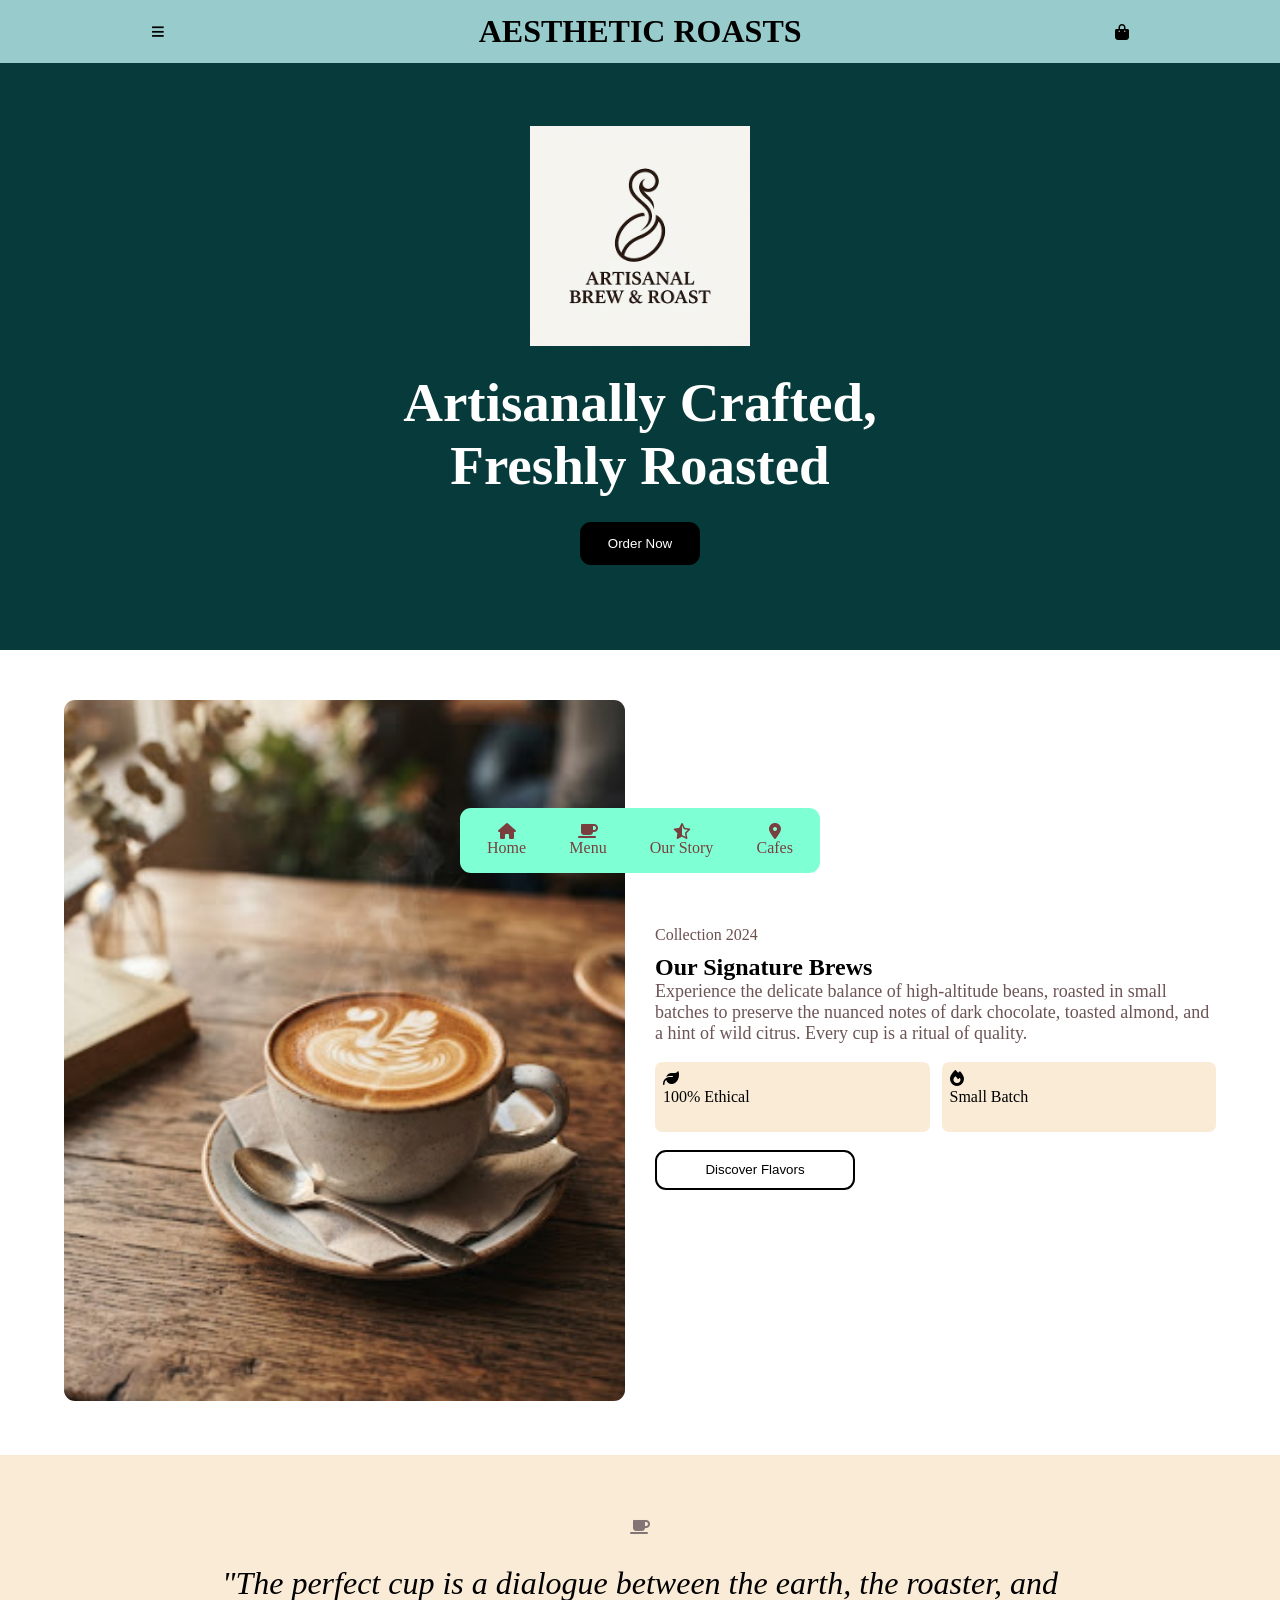
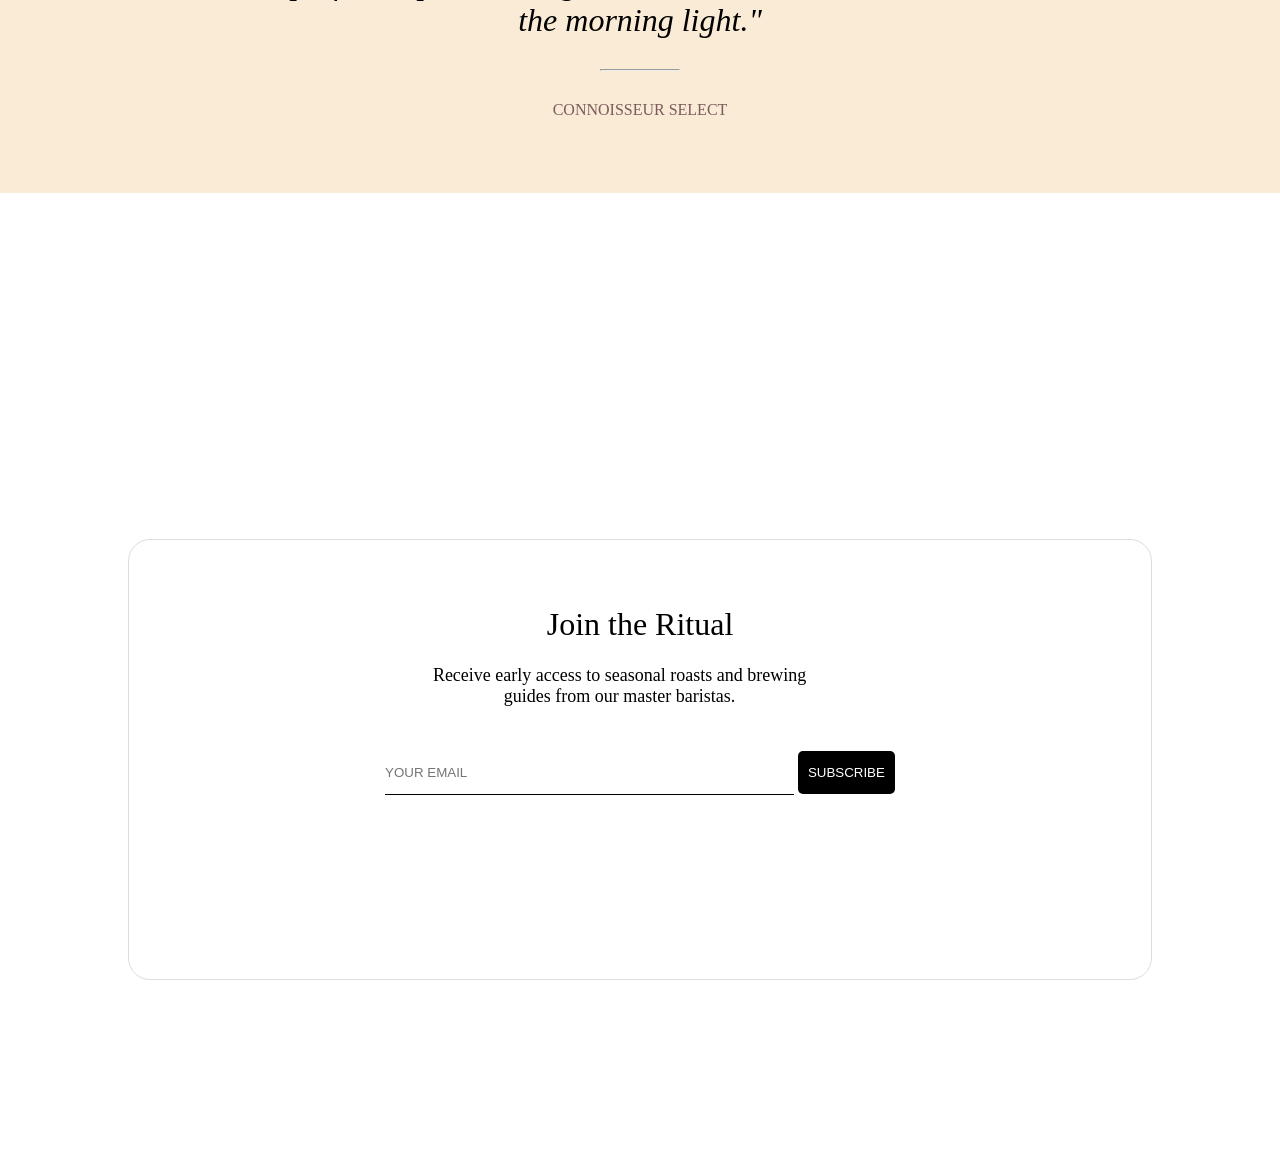
<file: index.html>
<!DOCTYPE html>
<html lang="en">

<head>
    <meta charset="UTF-8">
    <meta name="viewport" content="width=device-width, initial-scale=1.0">
    <title>Aesthetic Roasts</title>
    <link rel="stylesheet" href="./style.css">
    <link rel="shortcut icon" href="./asseats/shorticon.png" type="image/x-icon">
   
    <link rel="stylesheet" href="https://cdnjs.cloudflare.com/ajax/libs/font-awesome/6.7.2/css/all.min.css">

</head>

<body>
        <header>
            <p>≡</p>
            <h1>AESTHETIC ROASTS</h1>
            <i class="fa-solid fa-bag-shopping"></i>
            
        </header>   
    <main>
        <div class="nav">
            <ul>
                <li> <a href="./index.html"><i class="fa-solid fa-house"></i>Home</a></li>
                <li><a href="./menu.html"><i class="fa-solid fa-mug-saucer"></i>Menu</a></li>
                <li><a href="./ourstory.html"><i class="fa-regular fa-star-half-stroke"></i>Our Story</a></li>
                <li><a href="./cafes.html"><i class="fa-solid fa-location-dot"></i>Cafes</a></li>
            </ul>
            
        </div>
        <div class="order">
            <img src="./asseats/artisanal.png">
            <h1>Artisanally Crafted, Freshly Roasted</h1>
            <button>Order Now</button>
        </div>
        <div class="grid-sec">
            <div class="image-side">
                <img src="./asseats/signature.png">
            </div>
            <div class="content">
                <div id="content-sign">
                    <h5>Collection 2024</h5>
                    <h2>Our Signature Brews</h2>
                    <p>Experience the delicate balance of high-altitude beans, roasted in small batches to preserve the
                        nuanced notes of dark chocolate, toasted almond, and a hint of wild citrus. Every cup is a
                        ritual of quality.</p>
                </div>
                <div class="grid-batch">
                    <div id="ethical">
                        <i class="fa-solid fa-leaf"></i>
                        <p>100% Ethical</p>
                    </div>
                    <div id="small"><i class="fa-solid fa-fire"></i>
                        <p>Small Batch</p>
                    </div>

                </div>
                <button>Discover Flavors</button>

            </div>



        </div>
        <div class="sellect">
            <i class="fa-solid fa-mug-saucer"></i>
            <h1>"The perfect cup is a dialogue between the earth, the roaster, and the morning light."</h1>
            <hr>
            <p>CONNOISSEUR SELECT</p>

        </div>

    </main>
    <footer>
        <div class="join">
            <h1>Join the Ritual</h1>
            <p>Receive early access to seasonal roasts and brewing guides from our master baristas.</p>
            <span><input type="text" placeholder="YOUR EMAIL">
                <button>SUBSCRIBE</button></span>

        </div>
    </footer>

</body>

</html>
</file>
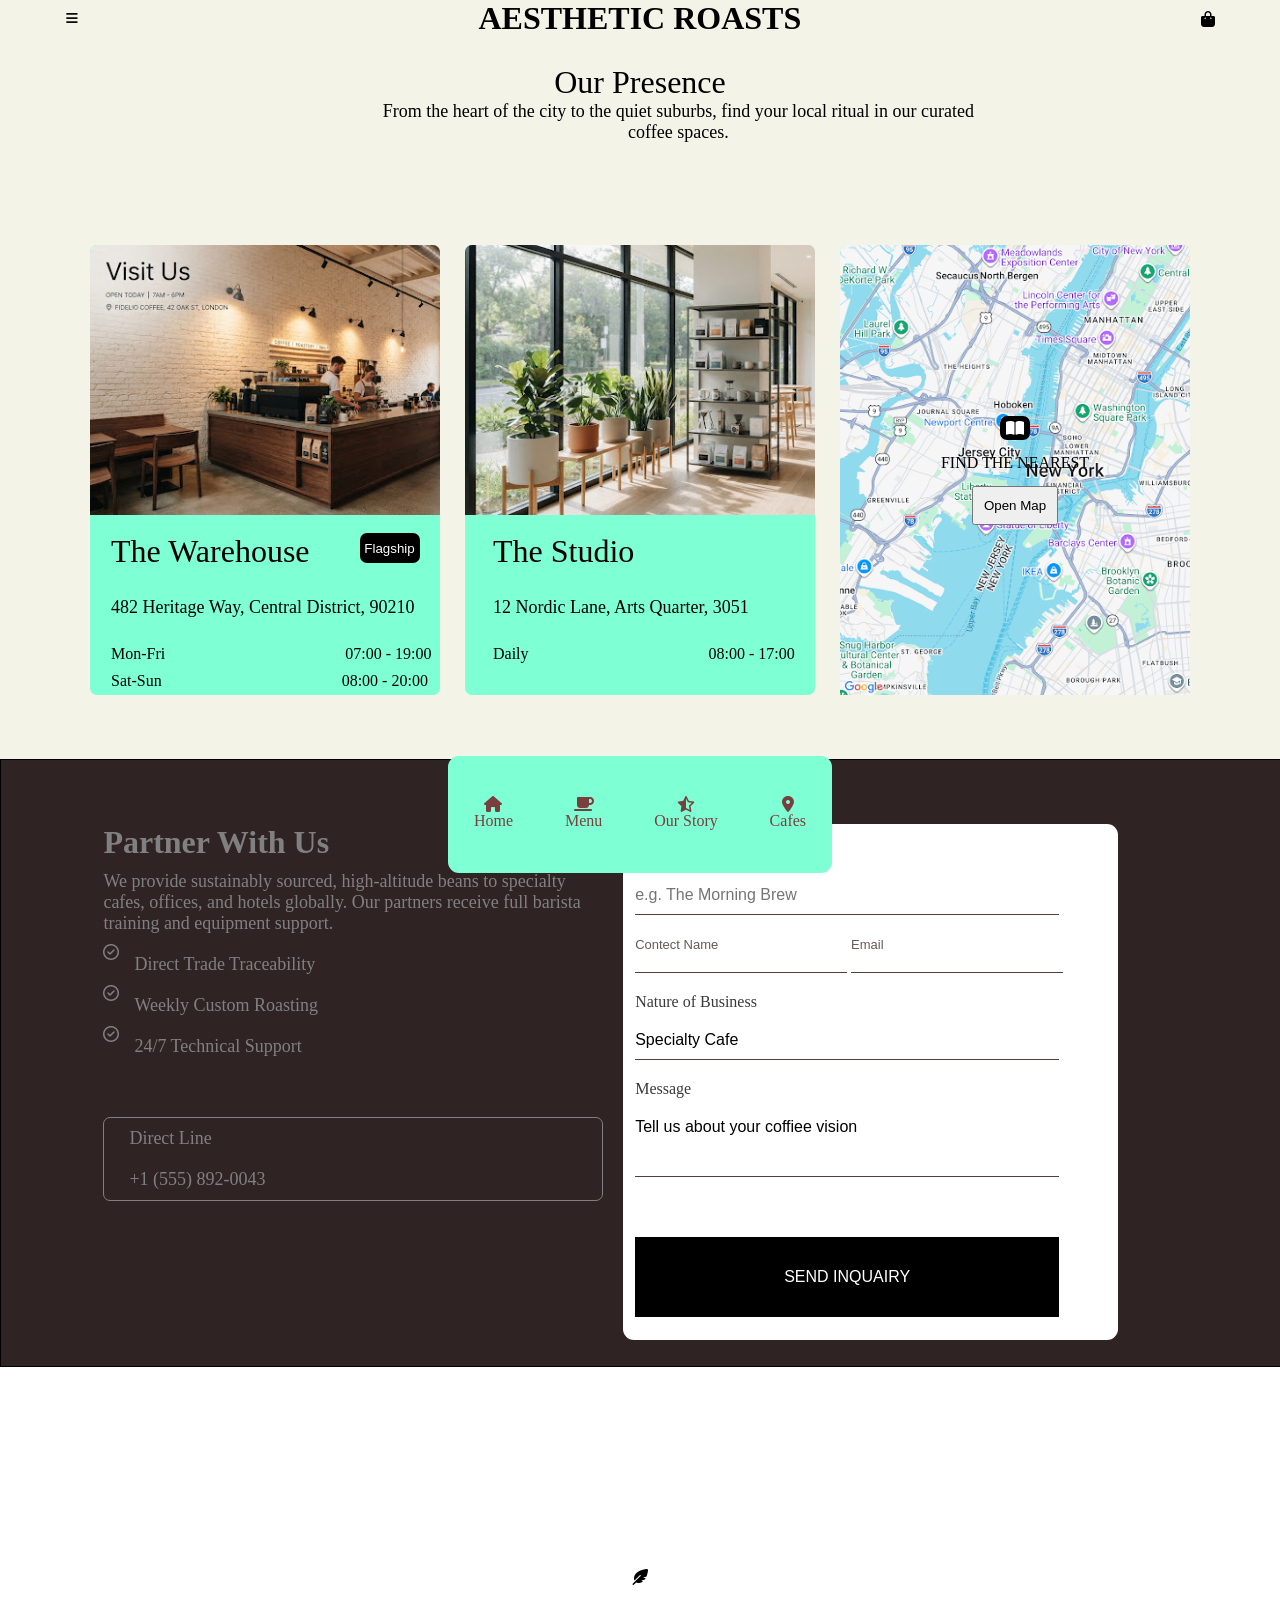
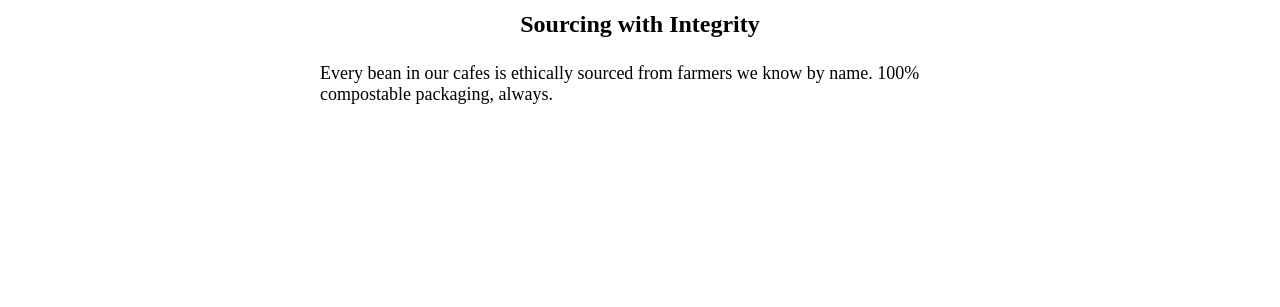
<file: cafes.html>
<!DOCTYPE html>
<html lang="en">

<head>
    <meta charset="UTF-8">
    <meta name="viewport" content="width=device-width, initial-scale=1.0">
    <title>Cafes</title>
    
    <link rel="shortcut icon" href="./asseats/shorticon.png" type="image/x-icon">
    <link rel="stylesheet" href="./cafes.css">
    <link rel="stylesheet" href="https://cdnjs.cloudflare.com/ajax/libs/font-awesome/6.7.2/css/all.min.css">

</head>

<body>
    <header>
        <p>≡</p>
        <h1>AESTHETIC ROASTS</h1>
        <i class="fa-solid fa-bag-shopping"></i>

    </header>
    <main>
        <div class="nav">
            <ul>
                <li> <a href="./index.html"><i class="fa-solid fa-house"></i>Home</a></li>
                <li><a href="./menu.html"><i class="fa-solid fa-mug-saucer"></i>Menu</a></li>
                <li><a href="./ourstory.html"><i class="fa-regular fa-star-half-stroke"></i>Our Story</a></li>
                <li><a href="./cafes.html"><i class="fa-solid fa-location-dot"></i>Cafes</a></li>
            </ul>

        </div>
        <div class="our-prenses">
            <h1>Our Presence</h1>
            <p>From the heart of the city to the quiet suburbs, find your local ritual in our curated coffee spaces.</p>
        </div>
        <div class="box-content">
            <div id="box">
                <div id="back-img"></div>
                <div class="back-content">
                    <span>
                        <h1>The Warehouse</h1>
                        <button>Flagship</button>
                    </span>
                    <p id="heri">482 Heritage Way, Central District, 90210</p>
                    <span id="day">
                        <p>Mon-Fri</p>
                        <p>07:00 - 19:00</p>
                    </span>
                    <span id="weekend">
                        <p>Sat-Sun</p>
                        <p>08:00 - 20:00</p>
                    </span>
                </div>
            </div>
            <div id="box">
                <div id="back-img1">

                </div>
                <div id="content-stidio">
                    <h1>The Studio</h1>
                    <p id="para">12 Nordic Lane, Arts Quarter, 3051</p>
                    <span id="time">
                        <p>Daily</p>
                        <p> 08:00 - 17:00</p>
                    </span>
                </div>

            </div>
            <div id="box" class="map">
                <div id="back-img2">
                    <ul>
                        <li><i class="fa-solid fa-book-open"></i></li>
                        <li>FIND THE NEAREST</li>
                        <li><button>Open Map</button></li>

                    </ul>
                </div>


            </div>
        </div>
    </main>
    <footer>
        <div id="partner">
            <div class="patner">
                <h1>Partner With Us</h1>
                <p>We provide sustainably sourced, high-altitude beans to specialty cafes, offices, and hotels globally.
                    Our partners receive full barista training and equipment support.</p>
                <ul>
                    <li><i class="fa-regular fa-circle-check"></i>
                        <p>Direct Trade Traceability</p>

                    </li>
                    <li><i class="fa-regular fa-circle-check"></i>
                        <p>Weekly Custom Roasting</p>
                    </li>
                    <li>
                        <i class="fa-regular fa-circle-check"></i>
                        <p>24/7 Technical Support</p>
                    </li>
                </ul>
                <div id="Direct">
                    <p>Direct Line</p>
                    <p>+1 (555) 892-0043</p>
                </div>
            </div>
            <div class="quairy">
                
                    <p>Business Name</p>
                    <input type="text" placeholder="e.g. The Morning Brew">
                    <span>
                        <input type="text" value="Contect Name">
                        <input type="email" value="Email">

                    </span>
                
                
                    <P>Nature of Business</P>
                    <input type="text" value="Specialty Cafe">
                    <p>Message</p>
                    <input type="text" value="Tell us about your coffiee vision" id="tell">
                    <button>SEND INQUAIRY</button>
                </div>
            </div>
        </div>

    </footer>
    <div class="INTRIGITY">
        <i class="fa-solid fa-feather-pointed"></i>
        <H2>Sourcing with Integrity</H2>
        <p>Every bean in our cafes is ethically sourced from farmers we know by name. 100% compostable packaging,
            always.</p>
    </div>

</body>

</html>
</file>
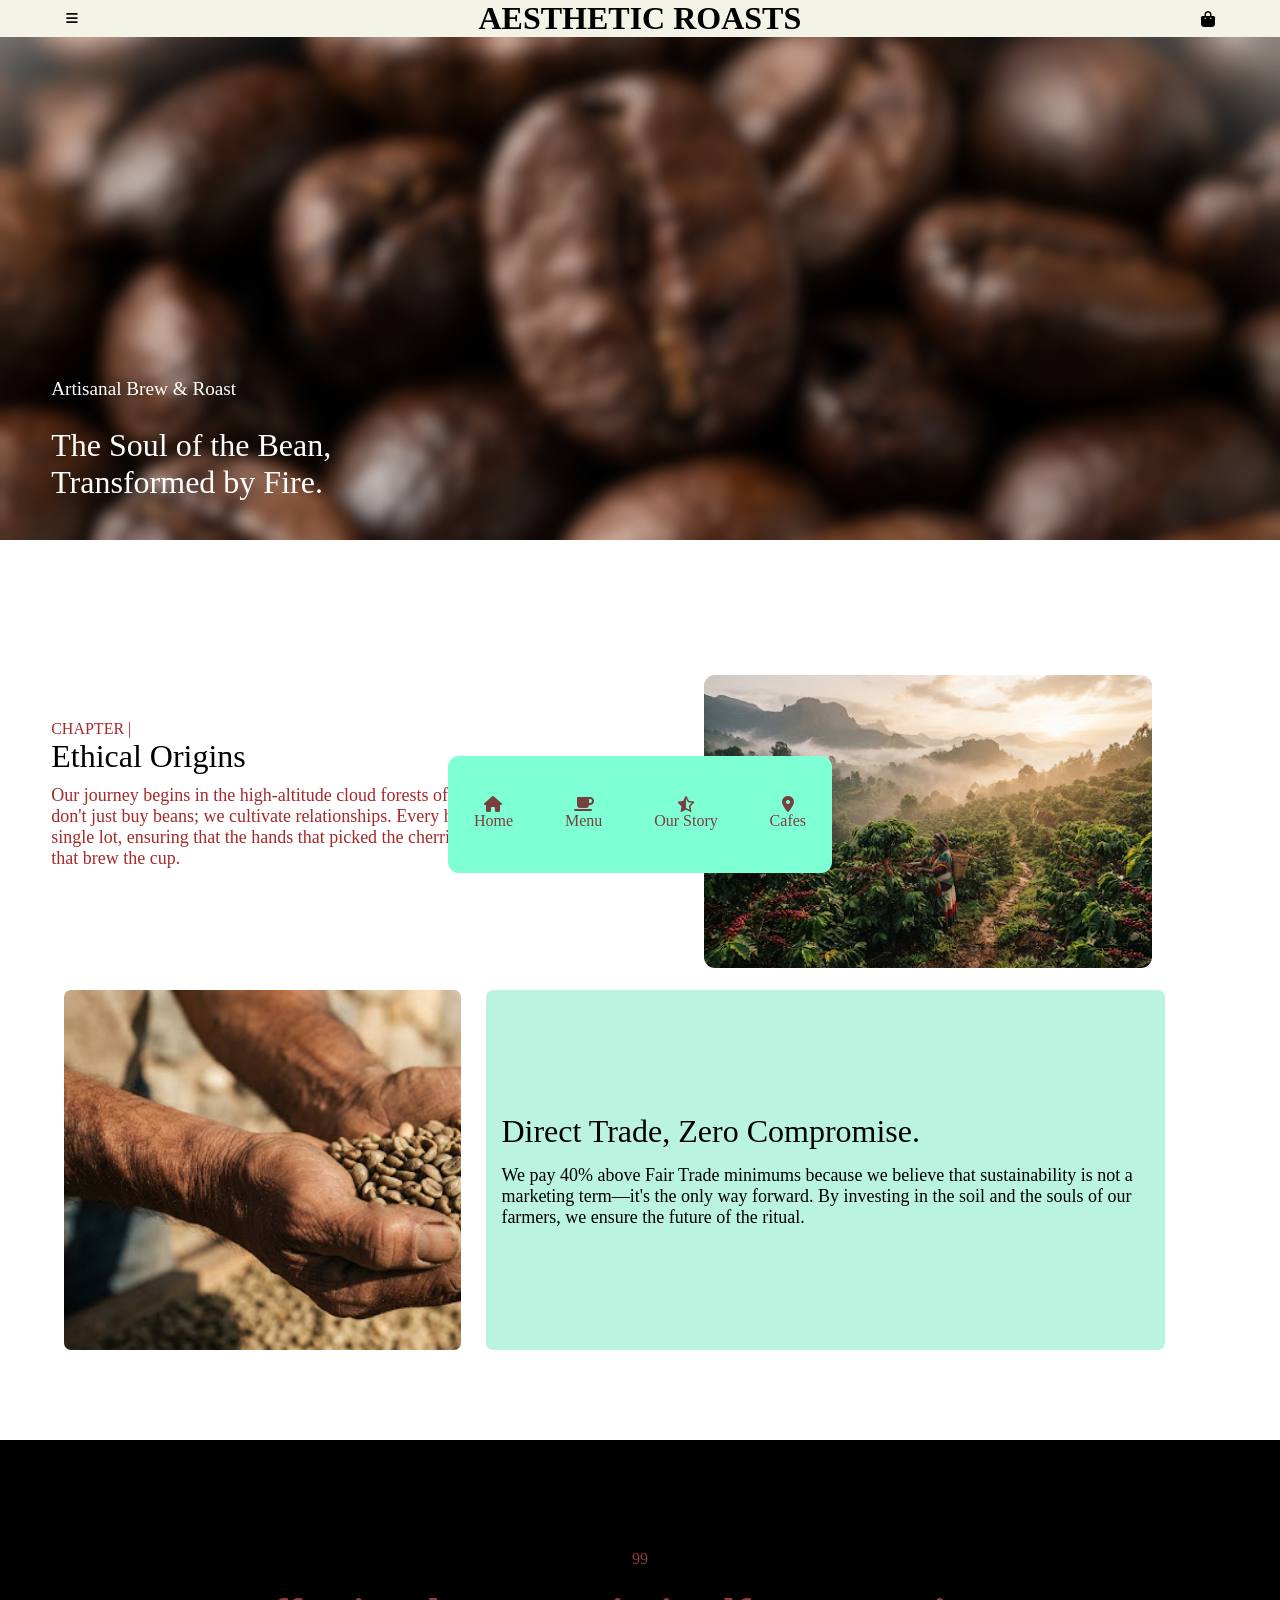
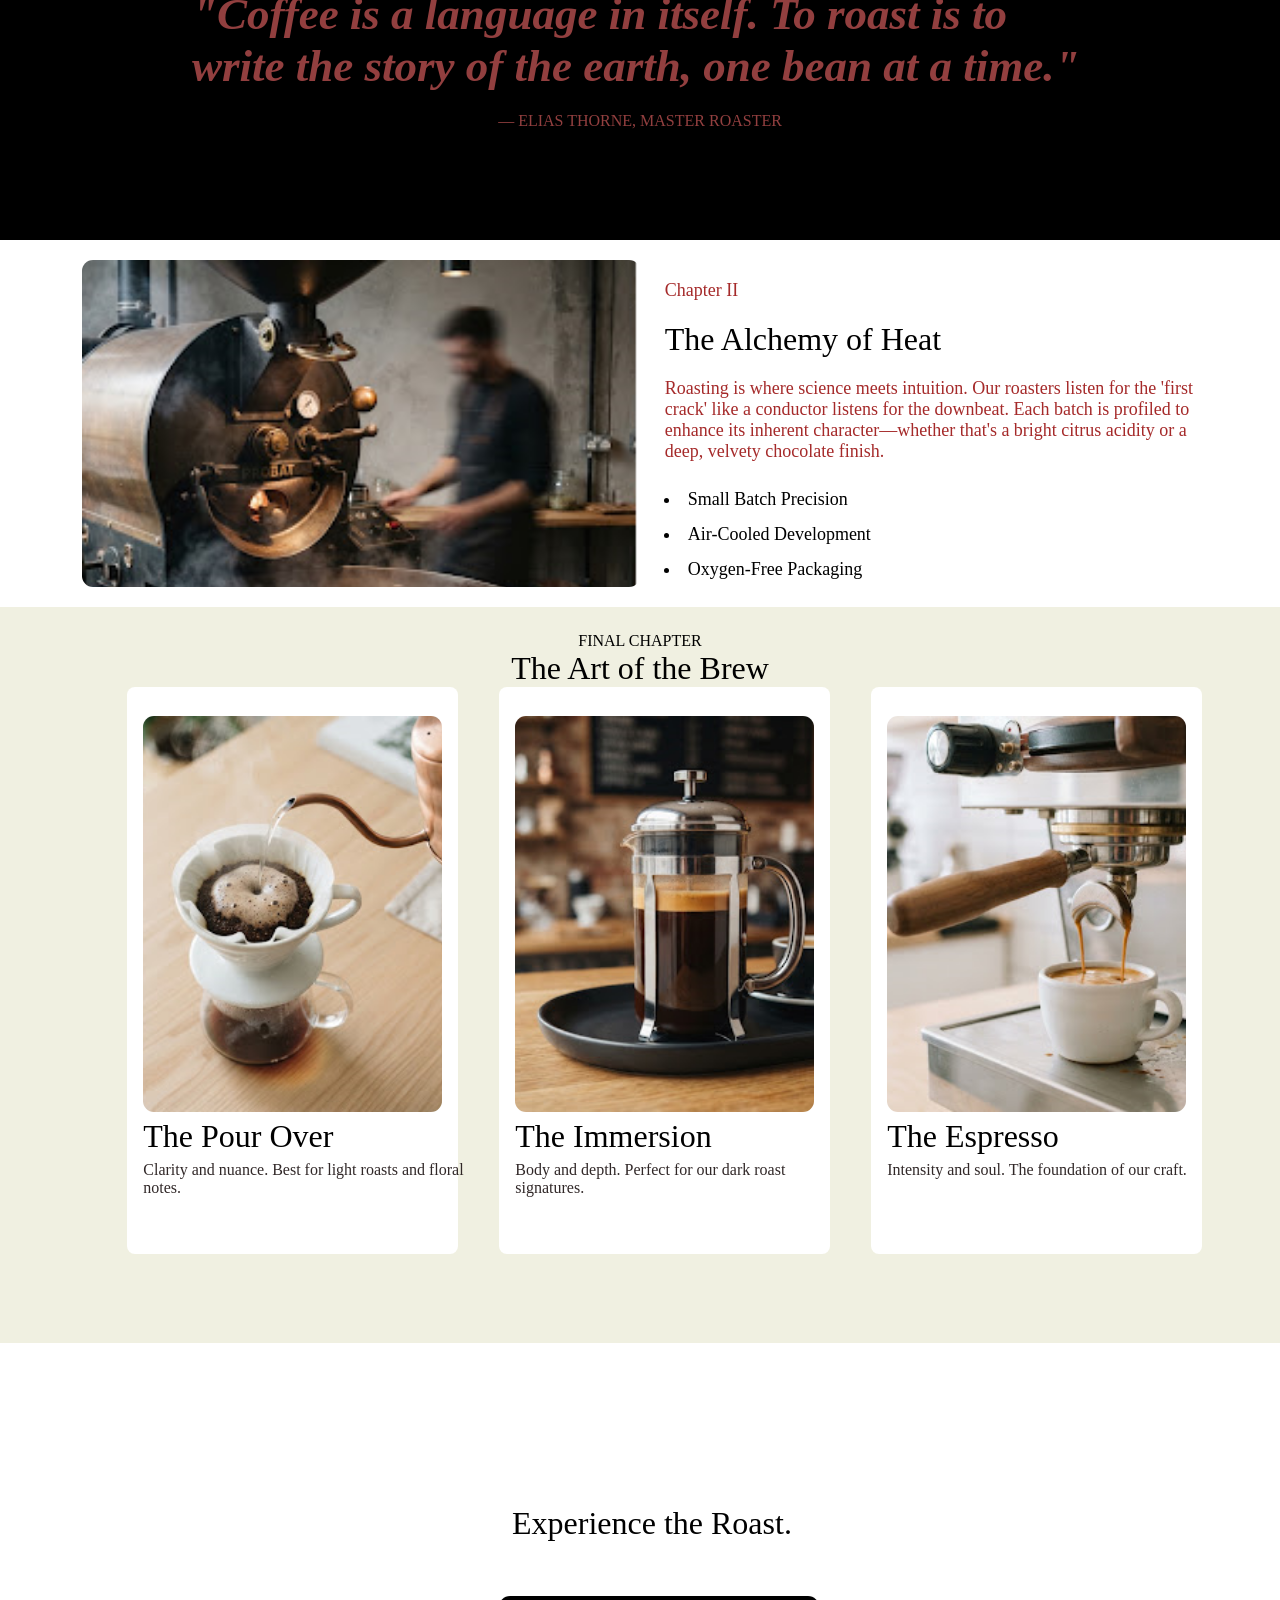
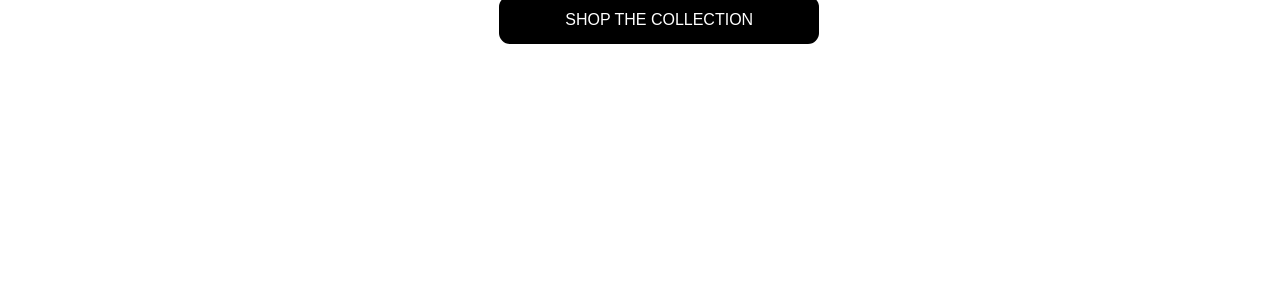
<file: ourstory.html>
<!DOCTYPE html>
<html lang="en">
<head>
    <meta charset="UTF-8">
    <meta name="viewport" content="width=device-width, initial-scale=1.0">
    <title>Our Story</title>
    
    <link rel="shortcut icon" href="./asseats/shorticon.png" type="image/x-icon">
    <link rel="stylesheet" href="./ourstory.css">
     <link rel="stylesheet" href="https://cdnjs.cloudflare.com/ajax/libs/font-awesome/6.7.2/css/all.min.css">

</head>
<body>
    <header>
            <p>≡</p>
            <h1>AESTHETIC ROASTS</h1>
            <i class="fa-solid fa-bag-shopping"></i>
            
        </header>

    <main>
        <div class="nav">
            <ul>
                <li> <a href="./index.html"><i class="fa-solid fa-house"></i>Home</a></li>
                <li><a href="./menu.html"><i class="fa-solid fa-mug-saucer"></i>Menu</a></li>
                <li><a href="./ourstory.html"><i class="fa-regular fa-star-half-stroke"></i>Our Story</a></li>
                <li><a href="./cafes.html"><i class="fa-solid fa-location-dot"></i>Cafes</a></li>
            </ul>
            
        </div>
        <div class="frant-back">
            <p>Artisanal Brew & Roast</p>
            <h1>The Soul of the Bean, Transformed by Fire.</h1>
        </div>
        <div class="chapter">
            <div class="ethical">
                <p>CHAPTER |</p>
                <h1>Ethical Origins</h1>
                <p id="paira5">Our journey begins in the high-altitude cloud forests of Ethiopia and Colombia. We don't just buy beans; we cultivate relationships. Every harvest is traceable back to the single lot, ensuring that the hands that picked the cherries are as respected as the hands that brew the cup.</p>

            </div>
            <div class="chapter-img"></div>
            
        </div>
        <div class="trede">
            <div class="trede-img">

            </div>
            <div class="Direct-trede">
                <h1>Direct Trade, Zero Compromise.</h1>
                <p>We pay 40% above Fair Trade minimums because we believe that sustainability is not a marketing term—it's the only way forward. By investing in the soil and the souls of our farmers, we ensure the future of the ritual.</p>
            </div>
        </div>
        <div class="Story">
            <p>99</p>
            <h1>"Coffee is a language in itself. To roast is to write the story of the earth, one bean at a time."</h1>
            <p>— ELIAS THORNE, MASTER ROASTER</p>
        </div>
        <div class="alchemy">
            <div class="heat-img">

            </div>
            <div class="heat">
                <p>Chapter II</p>
                <h1>The Alchemy of Heat</h1>
                <p>Roasting is where science meets intuition. Our roasters listen for the 'first crack' like a conductor listens for the downbeat. Each batch is profiled to enhance its inherent character—whether that's a bright citrus acidity or a deep, velvety chocolate finish.</p>
                <ul>
                    <li>Small Batch Precision</li>
                    <li>Air-Cooled Development</li>
                    <li>Oxygen-Free Packaging</li>
                </ul>

            </div>
        </div>
        <div class="final-chapter">
            <p>FINAL CHAPTER</p>
            <h1>The Art of the Brew</h1>
            <div class="grid-part">
               <div id="grid-cord">
                 <div id="card-img1"></div>
                <h1> The Pour Over</h1>
                <p>Clarity and nuance. Best for light roasts and floral notes.</p>
               </div>
               <div id="grid-cord">
                <div id="card-img2"></div>
                <h1> The Immersion</h1>
                <p>Body and depth. Perfect for our dark roast signatures.</p>
               
               </div>
               <div id="grid-cord">
                <div id="card-img3"></div>
                <h1> The Espresso</h1>
                <p>Intensity and soul. The foundation of our craft.</p>
               </div>
            </div>

        </div>
        <div class="exprince">
            <h1>Experience the Roast.</h1>
            <button>SHOP THE COLLECTION</button>
        </div>

    </main>
    
</body>
</html>
</file>
<file: style.css>
*{
        padding: 0;
        margin: 0;
        box-sizing: border-box;

    }
    body{
        width: 100vw;
        height: auto;
        min-height: 100vh;
    margin: 0;
    overflow-x: hidden;

    }
    header{
        height: 7%;
        width: 100%;
        display: flex;
        background-color: rgb(152, 204, 204);
        justify-content: space-around;
        align-items: center;
        position: fixed;
        z-index: 1;

        gap: 12px;
    }
    
    header p{
        position: relative;
         font-size: clamp(16px, 2vw, 25px);
        font-weight: 600;
    }
    header i{
        position: relative;
       
    }
    main{
        width: 100vw;
        height: auto;
         min-height: 100vh;
        position: relative;
    }


    .nav{
        background-color: aquamarine;
        width: min(360px, 92%);
    height: auto;
    min-height: 65px;
    left: 50%;
    bottom: 3%;
    transform: translateX(-50%);
    padding: 8px;
        position: fixed;
        z-index: 1;
       
        border-radius: 11px;
       
        
    
    }
    .nav ul{
        
        top: 30%;
        
        list-style: none;
        display: flex;
        
        justify-content: space-around;
          position: static;
    width: 100%;
    height: auto;
    margin: 0;
    gap: 5px;
    align-items: center;
       
    
    
    }
    .nav ul li a{
        
           height: auto;
    padding: 7px 5px;
    font-size: 16px;
    overflow-wrap: anywhere;
        display: flex;
        flex-direction: column;
        text-align: center;
        
         color: rgb(121, 63, 63);
         text-decoration: none;
    }
    .nav ul li a:hover{
        transform: translateY(-4px);
        color: rgb(24, 1, 1);
    }
    .nav ul li a:active{
        background-color: black;
        color: white;
        border-radius: 7px;
        cursor: pointer;
    }
    
    .order{
        position: relative;
       
        width: 100%;
        min-height: 650px;
    height: auto;
    padding: 100px 5% 60px;
    display: flex;
    flex-direction: column;
    align-items: center;
    justify-content: center;
    gap: 25px;
        
        
        
        background-color:rgb(7, 58, 58);
    }
    .order img{
          position: static;
    width: clamp(140px, 22vw, 220px);
    height: auto;
    aspect-ratio: 1;
    object-fit: cover;
        top: 10%;
        left: 43%   ;
       
    }
    .order h1{
        position: static;
        top: 47%;
        left: 35%;
        width: 100%;
         max-width: 650px;
        text-align: center;
        color: white;
        font-size: clamp(30px, 5vw, 55px);
    overflow-wrap: break-word;
    }
    .order button{
        position: static;
        top: 65%;
        left: 45%;
        border-radius: 11px;
        color: white;
        border: none;
        background-color: black;
        padding: 14px 28px;
    }
    .order button:hover{
    

    cursor: pointer;
    transform: scale(1.1);
}
    
    .grid-sec{
       
        width: 100%;
    height: auto;
    min-height: 0;
    display: grid;
    grid-template-columns: minmax(0, 1fr) minmax(0, 1fr);
    grid-template-areas: "a b";
    gap: 30px;
    padding: 50px 5%;
    align-items: center;
       
    }
   
    .image-side{
        grid-area: a;
    position: static;
    width: 100%;
    height: auto;
}
      
        
        
 
    .image-side img{
     
        top: 2%;
        left: 20%;
       
        border-radius: 11px;
         position: static;
    width: 100%;
    height: auto;
    aspect-ratio: 4 / 5;
    object-fit: cover;
    
    }
    .content{
      
      left: 60px;
      display: flex;
      flex-direction: column;
     
      justify-content: center;
       grid-area: b;
    position: static;
    width: 100%;
    min-width: 0;
    align-items: flex-start;
    gap: 18px;
}
       
  
    #content-sign p{
        
    max-width: 100%;
    overflow-wrap: anywhere;
        font-size: large;
        color: rgb(109, 85, 85);
    }
    #content-sign h5{
        font-size: medium;
        font-weight: 200;
        color: rgb(109, 80, 80);
        padding: 10px 0px;
    }
    .grid-batch{
        width: 100%;
    display: grid;
    grid-template-columns: repeat(2, minmax(0, 1fr));
    gap: 12px;
       
        grid-template-rows: 1fr;
        grid-template-areas: "ethical small";
       
    }
    #ethical{
         width: 100%;
    height: auto;
    min-height: 70px;
       
        grid-area: ethical;
        border-radius: 7px;
        padding: 8px;
        background-color: antiquewhite;
    }
    #small{
        grid-area: small;
        width: 100%;
    height: auto;
    min-height: 70px;
        border-radius: 7px;
        padding: 8px;
        background-color: antiquewhite;
    }
    .content button{
         max-width: 100%;
        width: 200px;
        height: 40PX;
        padding: 5px;
        border: 2px solid black;
        background-color:white;
        border-radius: 11px;
        font-weight: 400;
       
    }
    .content button:hover {
    background-color: black;
    color: white;
    cursor: pointer;
        border: none;
    
}
    .sellect{
        height: auto;
        width: 100%;
        padding: 5%;
        position:relative;
        top:95%;
        display: flex;
        flex-direction: column;
        justify-content: center;
        align-items: center;
        gap: 20px;
        background-color: antiquewhite;
        
    }
    .sellect i{
        color: rgb(131, 117, 117);
    }
    .sellect h1{
        width: 75%;
        font-style:italic;
        font-weight: 300;
       
        padding: 10px 0px;
        text-align: center;
        
    }
    .sellect hr{
        width: 7%;
        text-align: center;
        position: relative;
        top: 65%;
    }
    .sellect p{
        padding:10px 0px;
        font-size: medium;
        color: rgb(122, 90, 90);
    }
    footer{
        position: relative;
        width: 100%;
        height: 70vh;
        margin-top: 27%;
        text-align: center;
    }
    .join{
        position: relative;
        left: 10%;
        width: 80%;
        height: 70%;
        border: 1px solid rgb(220, 220, 228);
       / text-align: center;
        gap: 10PX;
        border-radius: 22PX;
    }
    .join h1{
        position: relative;
        top: 15%;
    ;
        font-weight: 400;
    }
    .join p{
        width: 40%;
        font-size: large; 
        position: relative;
        top: 20%;
        left: 28%;
    }
    .join span{
        position: relative;
        top: 30%;
        left: 0%;
        width: 50%;
        height: 5%;
        text-align: center;
    }
    .join span input{
        height: 10%;
        width: 40%;
        border: none;
        border-bottom: 1px solid black;
    }
    .join span button{
        height: 10%;
        padding: 0px 10px;
        color: white;
        background-color: black;
        border: none;
        border-radius: 5px;
        
    }
    




/* Tablet */

@media screen and (max-width: 768px) {
    .grid-sec {
        grid-template-columns: 1fr;
        grid-template-areas:
            "a"
            "b";
        gap: 25px;
    }

    .image-side img {
        max-height: 420px;
        aspect-ratio: 16 / 10;
    }

    .content {
        align-items: flex-start;
    }

    .order {
        min-height: 600px;
    }
}

/* Mobile */

@media screen and (max-width: 480px) {
    header {
        min-height: 60px;
        padding: 12px 4%;
    }

    .order {
        min-height: 540px;
        padding: 85px 5% 100px;
        gap: 20px;
    }

    .order h1 {
        font-size: clamp(27px, 8vw, 38px);
    }

    .grid-sec {
        padding: 35px 5%;
    }

    .grid-batch {
        grid-template-columns: 1fr 1fr;
    }

    #ethical,
    #small {
        padding: 10px;
        font-size: 13px;
    }

    .nav {
        bottom: 10px;
        width: 94%;
    }

    .nav ul li a {
        font-size: 11px;
        padding: 6px 3px;
    }
}

/* Very small phones */

@media screen and (max-width: 350px) {
    .grid-batch {
        grid-template-columns: 1fr;
    }

    .order h1 {
        font-size: 27px;
    }

    .nav ul li a {
        font-size: 10px;
    }
}
</file>
<file: cafes.css>
* {
    padding: 0;
    margin: 0;

}

body {
    width: 100%;
    height: auto;
    box-sizing: border-box;
    flex-wrap: wrap;
}

header {
    height: auto;
    width: 100%;
    display: flex;
    / flex-direction: column;
    background-color: rgb(243, 243, 232);
    justify-content: space-around;
    align-items: center;
    position: fixed;
    flex-wrap: wrap;
    z-index: 1;
}

header p {
    position: relative;
    left: -7%;
    font-size: x-large;
    font-weight: 600;
}

header i {
    position: relative;
    right: -7%;
}

main {
    width: 100%;
    height: auto;
    background-color: rgb(243, 243, 232);
    position: relative;
    flex-wrap: wrap;

}

.nav {
    background-color: aquamarine;
    width: 30%;
    height: 13%;
    position: fixed;
    z-index: 1;

    border-radius: 11px;
    bottom: 3%;
    left: 35%;


}

.nav ul {
    position: relative;
    top: 30%;
    width: 100%;
    height: 30%;
    list-style: none;
    display: flex;
     flex-wrap: wrap;
    justify-content: space-around;



}

.nav ul li a {
    height: 40px;
    display: flex;
    flex-wrap: wrap;
    flex-direction: column;
    text-align: center;
    padding: 5px;
    color: rgb(121, 63, 63);
    text-decoration: none;
}

.nav ul li a:hover {
    transform: translateY(-4px);
    color: rgb(24, 1, 1);
}

.nav ul li a:active {
    background-color: black;
    color: white;
    border-radius: 7px;
    cursor: pointer;
}

.our-prenses {
    height: auto;
    width: 100%;
    position: relative;
    
    text-align: center;
}

.our-prenses h1 {
    padding-top: 5%;
    font-weight: 500;
}

.our-prenses p {
    width: 50%;
    position: relative;
    top: 17%;
    left: 28%;
    font-size: large;
}

.box-content {
    width: 100%;
    height: auto;
    position: relative;
    margin-top: 8%;
    display: flex;
    flex-wrap: wrap;
    justify-content: center;
    align-items: center;
    gap: 25px;
    padding-bottom: 5%;
}


#box {
    border-radius: 7px;
    width: 350px;
    height: 450px;
    background-color: aquamarine;

}

#box:hover {
    border: 1px solid gray;
    transform: scale(1.0);
    cursor: pointer;
}

#back-img {
    width: 100%;
    height: 60%;
    border-radius: 7px 7px 0px 0px;
    background-image: url(./asseats/warehouse.png);
    background-size: cover;

}

#back-img:hover {
    transform: scale(1);

    cursor: pointer;
}

.back-content {
    width: 100%;
    height: 40%;
    position: relative;
    left: 6%;
    background-color:;
    gap: 10px;
}

.back-content span {

    display: flex;
    flex-direction: row;
    gap: 50px;
    position: relative;
    top: 10%;
}

.back-content span h1 {
    font-weight: 400;
}

#heri {
    position: relative;
    top: 25%;
    font-size: large;
}

#day {
    position: relative;
    top: 40%;
    gap: 180px;

}

#weekend {
    position: relative;
    top: 45%;
    gap: 180px;
}

.back-content span button {
    padding: px;
    color: white;
    background-color: black;
    width: 60px;
    height: 30px;
    border-radius: 7px;

    border: none;
}

#back-img1 {
    width: 100%;
    height: 60%;
    border-radius: 7px 7px 0px 0px;
    background-image: url(./asseats/thestudio.png);
    background-size: cover;
}

#content-stidio {
    width: 100%;
    height: 40%;
    gap: 20px;
    position: relative;
    left: 8%;
}

#content-stidio h1 {
    position: relative;
    top: 10%;
    font-weight: 300;
}

#para {
    position: relative;
    top: 25%;
    font-size: large;
}

#time {
   position: relative;
    top: 40%;
    gap: 180px;
    display: flex;
}



.map:hover {
    display: block;
}

#back-img2 {
    width: 100%;
    height: 100%;
    display: flex;
    flex-wrap: wrap;
    align-items: center;
    justify-content: center;
    border-radius: 7px 7px 0px 0px;
    background-image: url(./asseats/map.png);
    background-size: cover;


}

#back-img2 ul {
    list-style: none;
    text-align: center;
    gap: 20px;
}

#back-img2 ul li i {
    color: white;
    background-color: black;
    width: 30px;
    height: 20px;
    padding-top: 4px;
    border-radius: 7px;
    text-align: center;
}

#back-img2 ul li {
    padding: 7px 0px;
}

#back-img2 ul li button {
    padding: 10px;
}

#back-img2 ul li button:hover {
    background-color: black;
    color: white;
    border: none;
    cursor: pointer;
}
footer{
    width: 100vw;
    height: auto;
    border: 1px solid black;
    background-color: rgb(48, 35, 35);
    color: white;
    text-align: center;
    padding-bottom: 2%;
}

#partner{
    display: flex;
    flex-wrap: wrap;
    gap: 20px;
    height: 100%;
    text-align: center;
    margin-left:8%;
    margin-top: 5%;
}

.patner{
   
    width: 500px;
    height: 80%;
    text-align: start;
    color: gray;

}
.patner p{
    padding: 10px 0px;
    font-size: large;
}
.patner ul{
    list-style: none;
}
.patner ul li{
    display: flex;
    text-align: center      ;
    gap: 15px;
}
#Direct{
    margin-top: 10%;
    border: 1px solid gray;
    border-radius: 7px;
padding-left: 5% ;}

.quairy{    
  
    width: 40%;
    height: auto;
    padding-left: 50px;
    text-align: start;
    border-radius: 11px;
    background-color: white;
    color: rgb(59, 57, 57);
    padding:2% 1%;
    
    gap: 20px;
    display: flex;
    flex-direction: column;

    
}
.quairy p{
    font-size: medium;
}
.quairy input{
    width: 90%;
    border: none;
    padding-bottom: 10px;
    border-bottom:1px solid rgb(87, 62, 62);
    font-size: medium;
}
.quairy span input{
    width: 45%;
    gap: 10px;
    padding-bottom: 20px;
    font-size: small;
    color: rgb(104, 88, 88);
}
#tell{
    padding-bottom: 40px;
}
.quairy button{
    height: 80px;
    margin-top: 40px;
    width: 90%;
    background-color: black;
    color: white;
    border: none;
    font-size: medium;
}
.quairy button:hover{
    background-color: rgb(73, 54, 54);
}
.INTRIGITY{
   display: flex;
   flex-direction: column;
   align-items: center;
   justify-content: center;
    position: relative;
    top: 30%;
    gap: 1%;
    height: 60vh;
    

}
.INTRIGITY h2{
    padding: 20px 0px;
}
.INTRIGITY p{
    width: 50%;
    font-size: large;
    position: ;
    left: 25%;
}
@media screen and (max-width: 768px) {
  header {
        width: 95vw;
        height: auto;
        padding: 12px 5%;
        display: flex;
        align-items: center;
        justify-content: space-between;
        gap: 12px;
  }
  .nav {
        width: 94%;
        left: 50%;
        transform: translateX(-50%);
    }

    .nav ul {
        width: 100%;
        display: flex;
        justify-content: space-around;
        gap: 5px;
    }
    .quairy{
        width: 97%;
    }
}
}

@media screen and (max-width: 480px) {
.nav{
        width: 94%;
        height: 10%;
    }
    header{
        padding: 10px 4%;
        
        width: 80vw;
        height: auto;
        
    }
     header h1 {
        font-size: 18px;
    }
    .quairy{
        width: 97%;
    }
}
</file>
<file: ourstory.css>
* {
    padding: 0;
    margin: 0;

}

body {
    width: 100%;
    height: auto;
    box-sizing: border-box;
    overflow-x: hidden;
}

header {
    height: auto;
    width: 100%;
    display: flex;
    background-color: rgb(243, 243, 232);
    justify-content: space-around;
    align-items: center;
    position: fixed;
    z-index: 1;
}

header p {
    position: relative;
    left: -7%;
    font-size: x-large;
    font-weight: 600;
}

header i {
    position: relative;
    right: -7%;
}

main {
    width: 100%;
    height: auto;
    /background-color: rgb(243, 243, 232);
    position: relative;
}

.nav {
    background-color: aquamarine;
    width: 30%;
    height: 13%;
    position: fixed;
    z-index: 1;

    border-radius: 11px;
    bottom: 3%;
    left: 35%;


}

.nav ul {
    position: relative;
    top: 30%;
    width: 100%;
    height: 30%;
    list-style: none;
    display: flex;

    justify-content: space-around;



}

.nav ul li a {
    
    height: auto;
    display: flex;
    flex-direction: column;
    text-align: center;
    padding: 5px;
    color: rgb(121, 63, 63);
    text-decoration: none;
}

.nav ul li a:hover {
    transform: translateY(-4px);
    color: rgb(24, 1, 1);
}

.nav ul li a:active {
    background-color: black;
    color: white;
    border-radius: 7px;
    cursor: pointer;
}
.frant-back{
    background-image: url(./asseats/ourstory.png);
    width: 100vw;
    height: 60vh;
    background-size: cover;
    position: relative;
    top: 5%;
    color: white;
}
.frant-back p{
    position: relative;
    top:70%;
    font-size: larger;
    left: 4%;
}
.frant-back h1{
    width: 30%;
    position: relative;
    top: 75%;
    left: 4%;
    font-weight: 500;
}
.chapter{
    height: 50vh;
    position: relative;
    width: 100%;
    display: flex;
    /flex-wrap: wrap;
    gap: 5%;
}
.ethical{
    position: relative;
    top: 40%;
    left: 4%;
    width: 50%;
    gap: 15px;
}
.ethical h1{
    font-weight: 400;
}
.ethical p{
    color: brown;
}
#paira5{
    font-size:large;
    padding: 10px 0px;
}
.chapter-img{
    background-image: url(./asseats/chapter.png);
    background-size: cover;
    width: 35%;
    height: 65%;
    position: relative;
    top: 30%;
    right: %;
    border-radius: 11px;
}
.chapter-img:hover{
    transform: scale(0.9);
}
.trede{
    width: 100%;
    height: 40vh;
    gap: 12%;
    position: relative;
    display: flex;
    flex-direction: row;
   
    
   
}
.trede-img{
    background-image: url(./asseats/trede.png);
     width: 31%;
    height: 100%;
    position: relative;
    border-radius: 7px;
    left: 5%;
    background-size: cover;
}


.Direct-trede{
    border-radius: 7px;
    background-color:rgb(186, 243, 224);
    gap: 15px;
    width: 53%;
    height: 100%;
    
    position: relative;
    /top: 30%;
    right: 5%;
    padding:  15px;
    text-align: start;
    display: flex;
    /flex-wrap: wrap;
    flex-direction: column;
    justify-content: center;
}
.Direct-trede h1{
    font-weight: 400;
}
.Direct-trede p{
    font-size: large;
   
}
.Story{
    margin-top: 7%;
    width: 100%;
    height: 400px;
    color: white;
    background-color: black;
    display: flex;
    /flex-wrap: wrap;
    flex-direction: column;
    align-items: center;
    justify-content: center;
    gap: 20px;
    color: rgb(146, 63, 63);

}
.Story h1{
        font-style: italic;
        width: 70%;
        font-size: 45px;


    }
.alchemy{
    width: 100%;
    height: auto;
    position: relative;
    display: flex;
    flex-wrap: wrap;
    gap: 12%;
    padding: 20px;

}
.heat-img{
    background-image: url(./asseats/heat.png);
    background-size: cover;
    width: 45%;
    height: auto%;
    position: relative;
    left: 5%;
    top: 5%;
    border-radius: 11px;
    
}
.heat{
    position: relative;
    right: 5%;
    width: 43%;
    height: 100%;
    display: flex;
    flex-direction: column;
    justify-content: center;
    
}
.heat h1{
    font-weight: 400;
}
.heat p{
    color: brown;
    font-size: large;
    padding: 20px 0px;
}
.heat ul{
    position: relative;
    left: 3%;
}
.heat ul li{ 
    left: 10%;
    padding: 7px;
    font-weight: 300;
    font-size: large;
}
.final-chapter{
    width: 100%;
    height: auto;
    background-color: rgb(240, 240, 225);
    text-align: center;
    position: relative;
    padding: 2%;
}
.final-chapter h1{
    position: relative;
    top: 6%;
    /left: 40%;
    font-weight: 400;
    font-size: 400;
}
.final-chapter p{
    position: relative;
    top: 2%;
   / left: 45%;
}
.grid-part{
    width: 90%;
     height: 70vh;
    display: flex;
    justify-content: space-around;
   
    /flex-wrap: wrap;
    gap: 10px;
    position: relative;
    left: 7%;
    right: 5%;
    top: 13%;
}
#grid-cord{
    position: relative;
    height: 90%;
    width: 30%;
    text-align: start;
    background-color: white;
    border-radius: 8px;
    color: black;
   
}
#grid-cord:hover{
    border: 1px solid brown;
}
#card-img1{
    position: relative;
    left: 5%;
    top: 5%;
    width: 90%;
    height: 70%;
     background-image: url(./asseats/pourlower.png);
     background-size: cover;
     border-radius: 11px;
}
#grid-cord h1 {
    position: relative;
    top: 6%;
    left: 5%;
    font-weight: 400;
}
#grid-cord p {
    color: rgb(49, 40, 40);
    position: relative;
    top: 7%;
    left: 5%;
}
#card-img2{
    position: relative;
    left: 5%;
    top: 5%;
    width: 90%;
    height: 70%;
     background-image: url(./asseats/the.png);
     background-size: cover;
     border-radius: 11px;
}
#card-img3{
    position: relative;
    left: 5%;
    top: 5%;
    width: 90%;
    height: 70%;
     background-image: url(./asseats/last.png);
     background-size: cover;
     border-radius: 11px;
}
.exprince{
    height: 60vh;
    width: 100vw;
    position: relative;
}
.exprince h1{
    font-weight: 400;
    position: relative;
    top: 30%;
    left: 40%;
}
.exprince button{
    position: relative;
    top: 40%;
    left: 39%;
    padding: 15px;
    color: white;
    background-color: black;
    font-size: medium;
    width: 25%;
        border: none;
    border-radius: 11px;
}
.exprince button:hover{
    background-color: rgb(49, 43, 43);
}
@media screen and (max-width: 680px) {
    main{position: relative;
        height: auto;
        width: ;
    }
    .nav{
        width: 100%;
        height: 10%;
    }
    header{
        padding: 10px 4%;
        flex-wrap: wrap;
        width: 50vw;
        height: auto;
        
    }
     header h1 {
        font-size: 18px;
    }

    .frant-back {
        width: 100vw;
        height: 40%;
        text-align: center;
    }
    .font-back h1{
        position: relative;
        ;
        width: 90%;
    }
    .chapter{position: relative;
           
        margin: 0 ;
        height: 80vh;
        width: 100%;
        display: flex;
        flex-direction: column;
        
    }
    .ethical{
        width: 90%;
        position: relative;
        top: 5%;
    }
    .chapter-img{
        width: 100%;
        height: 40%;
        position: relative;
        top: 15%;
    }
    .chapter-img:hover{
    transform: scale(0.9);
}
    .trede{
        width: 100vw;
        height: 100vh;
        display: flex;
        flex-direction: column;
    }
    .trede-img{
        width: 90%;
        height: 35%;
        position: relative;
        top: 20%;

    }
    .Direct-trede{
        width: 90%;
        height: 30%;
        position: relative;
        top: 14%;
        margin: 15px;
    }
    .Story{
        width: 100%;
        height: 70vh;
      
        display: flex;
        flex-direction: column;
        gap: 5px;

    }
    .Story h1{ width: 90%;}
    .alchemy{
        position: relative;
        top: 50%;
        width: 90%;
        height: 90vh;
        display: flex;
        flex-direction: column;
    }
    .heat-img{
        height: 40%;
        width: 90%;
    }
    .heat{
        position: relative;
        top: 15%;
        height: 40%;
        width: 100%;
        margin: 10PX;
    }
    .final-chapter{
       position: relative;
       margin-top: 50%;
        height: 150VH;
        width: 100%;
    }
    .grid-part{
          display: flex;
        flex-direction: column;
        width: 100%;
        height: 80%;
    }
    #grid-cord{
        height: 40%;
        width: 90%;
    }
    #grid-cord:hover{
    border: 1px solid brown;
}
    .exprince{
        width: 100%;
        height: 50vh;
        text-align: center;
        position: relative;
    }
    .exprince h1{
        position: relative;
        width: 100%;
        left: 5%;
    }
    .exprince button{
        position: relative;
        left: 8%;
        width: 40%;
    }
    .exprince button:hover{
    background-color: rgb(49, 43, 43);
}
}





* {
    box-sizing: border-box;
}



/* Tablet */

@media screen and (max-width: 768px) {
  header {
        width: 100%;
        height: auto;
        padding: 12px 5%;
        display: flex;
        align-items: center;
        justify-content: space-between;
        gap: 12px;
    }

    main,
     {
        width: 100%;
        height: auto;
        min-height: 0;
    }

     

    .frant-back {
        width: 100%;
        min-height: 300px;
        height: auto;
        padding: 80px 5% 40px;
        background-position: center;
        background-size: cover;
    }

   
    .nav {
        width: 94%;
        left: 50%;
        transform: translateX(-50%);
    }

    .nav ul {
        width: 100%;
        display: flex;
        justify-content: space-around;
        gap: 5px;
    }
}





/* Small mobile */

@media screen and (max-width: 350px) {
    header h1 {
        font-size: 15px;
    }

    section {
        padding: 25px 4%;
    }

    .nav {
        width: 97%;
    }

    .nav ul li a {
        font-size: 9px;
    }
}
</file>
